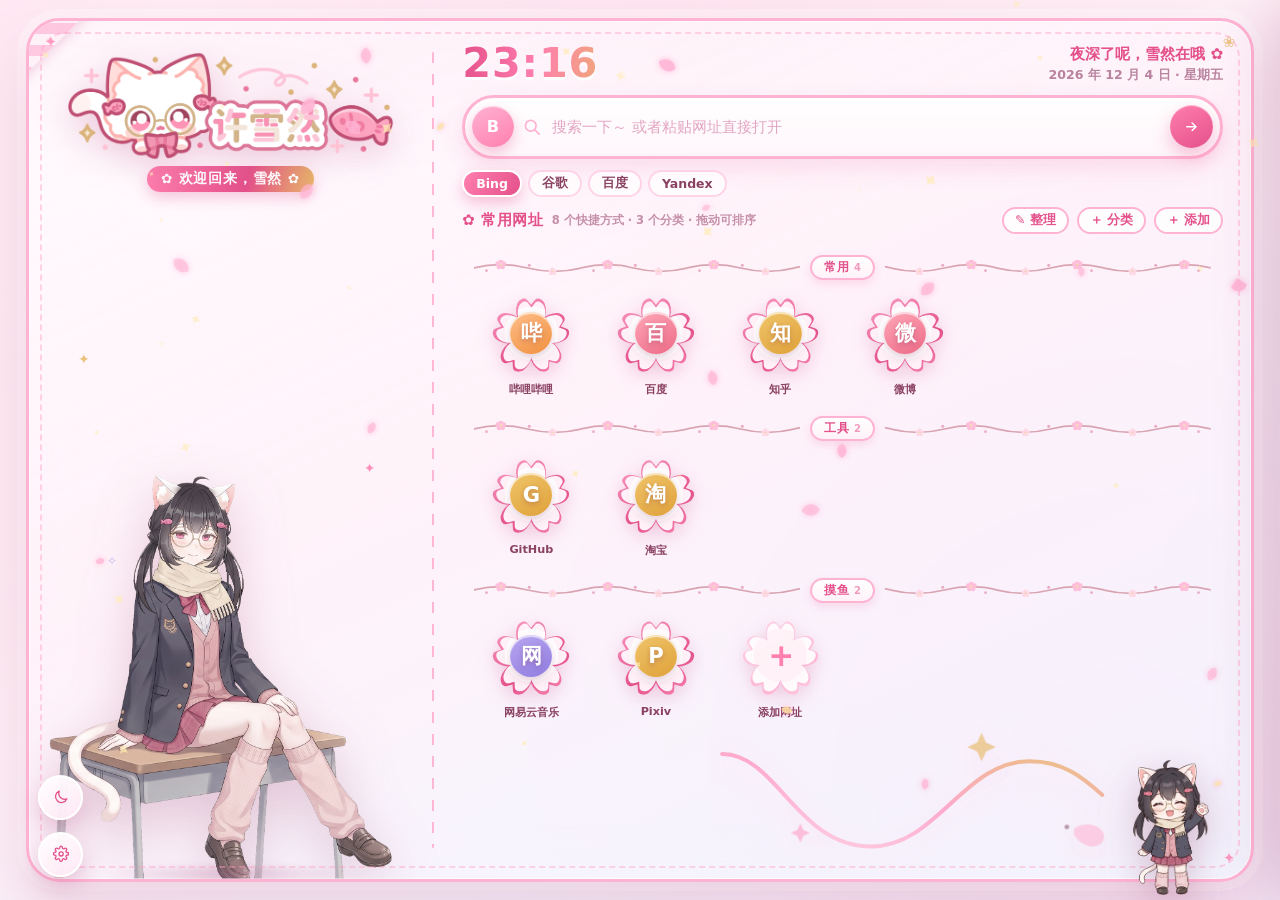
<file: index.html>
<!DOCTYPE html>
<html lang="zh-CN">
<head>
<meta charset="UTF-8">
<meta name="viewport" content="width=device-width, initial-scale=1, viewport-fit=cover">
<meta name="theme-color" content="#ffd9e8">
<!-- 页面自带浅色/暗色主题，别让 Dark Reader 之类的扩展再自动变暗（官方支持的标记） -->
<meta name="darkreader-lock">
<meta name="description" content="许雪然的二次元浏览器主页 —— 猫娘立绘、樱花、快捷网址自动抓 logo">
<title>✿ 许雪然 · 主页</title>
<link rel="icon" href="assets/chibi/chibi-q1.png">
<link rel="stylesheet" href="css/style.css?v=1">
</head>
<body>

<!-- ============ 背景 ============ -->
<div class="bg" id="bg" aria-hidden="true"></div>
<div class="bg-veil" aria-hidden="true"></div>
<canvas class="fx" id="fx" aria-hidden="true"></canvas>

<!-- ============ 主舞台（图一的大外框） ============ -->
<div class="stage">
  <div class="frame" id="frame">
    <span class="frame-glow" aria-hidden="true"></span>
    <span class="tape" aria-hidden="true"></span>
    <span class="orn orn-tl" aria-hidden="true">✦</span>
    <span class="orn orn-tr" aria-hidden="true">❀</span>
    <span class="orn orn-bl" aria-hidden="true">❀</span>
    <span class="orn orn-br" aria-hidden="true">✦</span>

    <div class="frame-grid">

      <!-- ---------- 左：Logo + 立绘 ---------- -->
      <aside class="side">
        <div class="brand" id="brand" title="点一下雪然会说话哦～">
          <span class="brand-art">
            <img class="brand-img" id="brandImg" src="assets/logo.png" alt="许雪然" draggable="false">
          </span>
          <div class="brand-sub" id="brandSub">✿ 欢迎回来，雪然 ✿</div>
        </div>

        <div class="char" id="charWrap" role="button" tabindex="0" aria-label="许雪然">
          <div class="bubble" id="bubble">今天也要元气满满鸭～</div>
          <img class="char-img" id="charImg" src="assets/xueran-desk.png" alt="许雪然" draggable="false">
          <span class="char-shadow" aria-hidden="true"></span>
          <span class="char-spark s1" aria-hidden="true">✦</span>
          <span class="char-spark s2" aria-hidden="true">✦</span>
          <span class="char-spark s3" aria-hidden="true">✧</span>
        </div>
      </aside>

      <span class="divider" aria-hidden="true"></span>

      <!-- ---------- 右：时钟 + 搜索 + 快捷方式 + 波浪 ---------- -->
      <section class="main">
        <div class="hello">
          <div class="hello-time">
            <span id="clockTime">--:--</span><i id="clockSec">00</i>
          </div>
          <div class="hello-meta">
            <b id="greet">你好呀～</b>
            <span id="today">加载中…</span>
          </div>
        </div>

        <form class="search" id="searchForm" role="search" autocomplete="off">
          <button class="engine-btn" id="engineBtn" type="button" title="切换搜索引擎（Tab）">
            <span class="engine-dot" id="engineDot">百</span>
          </button>
          <span class="search-ico" aria-hidden="true">
            <svg viewBox="0 0 24 24" fill="none" stroke="currentColor" stroke-width="2.1" stroke-linecap="round">
              <circle cx="10.5" cy="10.5" r="6.4"/><path d="M15.4 15.4 20.6 20.6"/>
            </svg>
          </span>
          <input id="q" type="search" placeholder="搜索一下～ 或者粘贴网址直接打开" spellcheck="false" aria-label="搜索或网址">
          <button class="search-go" type="submit" aria-label="开始搜索">
            <svg viewBox="0 0 24 24" fill="none" stroke="currentColor" stroke-width="2.2" stroke-linecap="round" stroke-linejoin="round">
              <path d="M4 12h13"/><path d="M12 6.4 17.8 12 12 17.6"/>
            </svg>
          </button>
        </form>

        <div class="engines" id="engines" role="tablist" aria-label="搜索引擎"></div>

        <div class="tiles-head">
          <span class="tiles-title">✿ 常用网址</span>
          <span class="tiles-tip" id="tilesTip">悬停樱花右上角可编辑 · 拖动可排序</span>
          <button class="mini-btn" id="btnEditMode" type="button" title="整理模式">✎ 整理</button>
          <button class="mini-btn" id="btnAddCat" type="button" title="新建一个空分类">＋ 分类</button>
          <button class="mini-btn" id="btnAddTile" type="button" title="添加网址（N）">＋ 添加</button>
        </div>

        <div class="tiles-scroll">
          <div class="tiles" id="tiles"></div>
        </div>

        <svg class="wave" viewBox="0 0 460 170" fill="none" aria-hidden="true">
          <defs>
            <linearGradient id="waveGrad" x1="0" y1="1" x2="1" y2="0">
              <stop offset="0" stop-color="#ffd0e3"/><stop offset=".5" stop-color="#ff9dc4"/><stop offset="1" stop-color="#e8b866"/>
            </linearGradient>
          </defs>
          <path id="wavePath" d="M8 44c62 0 84 104 168 104 74 0 104-96 178-96 38 0 60 18 82 38"
                stroke="url(#waveGrad)" stroke-width="4.5" stroke-linecap="round"/>
          <g opacity=".9">
            <path d="M300 20l5 11 11 5-11 5-5 11-5-11-11-5 11-5z" fill="#e8b866" opacity=".85"/>
            <path d="M96 122l3.4 7.4 7.4 3.4-7.4 3.4-3.4 7.4-3.4-7.4-7.4-3.4 7.4-3.4z" fill="#ff9dc4" opacity=".8"/>
            <path d="M404 128c10-8 26-6 32 3 5 8-1 17-11 17-9 0-16-6-21-13z" fill="#ffb3d3" opacity=".75"/>
            <circle cx="396" cy="126" r="2.6" fill="#7a3b58" opacity=".65"/>
          </g>
        </svg>
      </section>

    </div>
  </div>
</div>

<!-- ============ 看板娘 ============ -->
<div class="pet" id="pet" role="button" tabindex="0" aria-label="许雪然看板娘">
  <div class="pet-bubble" id="petBubble">点我一下嘛～</div>
  <img class="pet-img" id="petImg" src="assets/chibi/chibi-q1.png" alt="" draggable="false">
</div>

<!-- ============ 悬浮按钮 ============ -->
<button class="theme-btn" id="btnTheme" title="切换暗色模式（D）" aria-label="切换浅色 / 暗色模式">
  <svg class="ico-moon" viewBox="0 0 24 24" fill="none" stroke="currentColor" stroke-width="1.9" stroke-linecap="round" stroke-linejoin="round">
    <path d="M20.5 14.8A8.7 8.7 0 0 1 9.2 3.5a8.7 8.7 0 1 0 11.3 11.3z"/>
  </svg>
  <svg class="ico-sun" viewBox="0 0 24 24" fill="none" stroke="currentColor" stroke-width="1.9" stroke-linecap="round" stroke-linejoin="round">
    <circle cx="12" cy="12" r="4.1"/>
    <path d="M12 2.4v2.3M12 19.3v2.3M2.4 12h2.3M19.3 12h2.3M5.2 5.2l1.6 1.6M17.2 17.2l1.6 1.6M18.8 5.2l-1.6 1.6M6.8 17.2l-1.6 1.6"/>
  </svg>
</button>

<button class="gear" id="btnSettings" title="个性化设置（S）" aria-label="打开设置">
  <svg viewBox="0 0 24 24" fill="none" stroke="currentColor" stroke-width="1.9" stroke-linecap="round" stroke-linejoin="round">
    <circle cx="12" cy="12" r="3.1"/>
    <path d="M19.3 14.9a1.7 1.7 0 0 0 .3 1.9l.1.1a2 2 0 1 1-2.9 2.8l-.1-.1a1.7 1.7 0 0 0-2.9 1.2v.2a2 2 0 1 1-4 0v-.1a1.7 1.7 0 0 0-3-1.3l-.1.1a2 2 0 1 1-2.8-2.9l.1-.1a1.7 1.7 0 0 0-1.2-2.9H2.6a2 2 0 1 1 0-4h.2a1.7 1.7 0 0 0 1.2-2.9l-.1-.1a2 2 0 1 1 2.9-2.8l.1.1a1.7 1.7 0 0 0 1.9.3h.1a1.7 1.7 0 0 0 1-1.5V2.6a2 2 0 1 1 4 0v.2a1.7 1.7 0 0 0 2.9 1.2l.1-.1a2 2 0 1 1 2.8 2.9l-.1.1a1.7 1.7 0 0 0-.3 1.9v.1a1.7 1.7 0 0 0 1.5 1h.2a2 2 0 1 1 0 4h-.2a1.7 1.7 0 0 0-1.5 1z"/>
  </svg>
</button>

<!-- ============ 设置抽屉 ============ -->
<div class="mask" id="mask"></div>
<aside class="drawer" id="drawer" aria-hidden="true" aria-label="个性化设置">
  <div class="drawer-head">
    <div class="drawer-title">✿ 个性化设置</div>
    <button class="icon-btn" id="btnCloseDrawer" aria-label="关闭">✕</button>
  </div>

  <div class="drawer-body">

    <section class="card">
      <h3>🎨 主题</h3>
      <div class="row wrap" id="themeRow">
        <button class="mini-btn theme-opt" type="button" data-theme="light">🌸 樱花（浅色）</button>
        <button class="mini-btn theme-opt" type="button" data-theme="dark">🌙 夜樱（暗色）</button>
        <button class="mini-btn theme-opt" type="button" data-theme="auto">🖥 跟随系统</button>
      </div>
      <p class="note">左下角那个月亮/太阳按钮、或者快捷键 <b>D</b>，都能一键切换浅色 / 暗色。</p>
    </section>

    <section class="card">
      <h3>🌸 背景配色</h3>
      <div class="preset-row" id="bgPresets"></div>
      <label class="field range"><span>背景亮度 <b id="valBright">100%</b></span>
        <input id="setBright" type="range" min="70" max="140" step="1"></label>
      <label class="field range"><span>背景暗度 <b id="valDim">10%</b></span>
        <input id="setDim" type="range" min="0" max="60" step="1"></label>
    </section>

    <section class="card">
      <h3>💗 Logo</h3>
      <label class="field">
        <span>Logo 图片地址</span>
        <input id="setLogoImg" type="text" placeholder="assets/logo.png">
      </label>
      <div class="row">
        <label class="btn-file">📁 上传 Logo<input id="logoFile" type="file" accept="image/*" hidden></label>
        <button class="btn-ghost" id="btnResetLogo" type="button">还原默认</button>
      </div>
      <label class="field">
        <span>Logo 下方文字</span>
        <input id="setLogoSub" type="text" placeholder="✿ 欢迎回来，雪然 ✿">
      </label>
      <label class="field range"><span>Logo 大小 <b id="valLogoSize">100%</b></span>
        <input id="setLogoSize" type="range" min="50" max="180" step="5"></label>
    </section>

    <section class="card">
      <h3>🔍 搜索</h3>
      <label class="field"><span>默认搜索引擎</span><select id="setEngine"></select></label>
      <div class="switch-row">
        <label class="switch"><input id="tgNewTab" type="checkbox"><span>快捷方式在新标签页打开</span></label>
        <label class="switch"><input id="tgEdit" type="checkbox"><span>整理模式（显示 ✎ ✕ 按钮）</span></label>
      </div>
    </section>

    <section class="card">
      <h3>🎀 快捷方式</h3>
      <div class="row wrap">
        <button class="btn-main" id="btnAddTile2" type="button">＋ 添加网址</button>
      </div>
    </section>

    <section class="card">
      <h3>✨ 动效</h3>
      <div class="switch-row">
        <label class="switch"><input id="tgPetals" type="checkbox"><span>樱花飘落</span></label>
        <label class="switch"><input id="tgStars" type="checkbox"><span>星光闪烁</span></label>
        <label class="switch"><input id="tgTrail" type="checkbox"><span>光标星屑</span></label>
        <label class="switch"><input id="tgPet" type="checkbox"><span>Q 版看板娘</span></label>
      </div>
    </section>

    <section class="card">
      <h3>💾 数据</h3>
      <div class="row wrap">
        <button class="btn-ghost" id="btnExport" type="button">导出配置</button>
        <label class="btn-file">导入配置<input id="importFile" type="file" accept="application/json,.json" hidden></label>
        <button class="btn-ghost" id="btnReset" type="button">恢复默认</button>
      </div>
      <p class="note">配置存在浏览器本地（localStorage）；上传的图片会以 DataURL 一起保存，建议大图直接用文件路径。</p>
    </section>

  </div>
</aside>

<!-- ============ 添加 / 编辑网址 ============ -->
<div class="dialog-wrap" id="dialogWrap" aria-hidden="true">
  <div class="dialog" role="dialog" aria-modal="true" aria-labelledby="dlgTitle">
    <div class="dialog-head">
      <h3 id="dlgTitle">添加网址</h3>
      <button class="icon-btn" id="dlgClose" aria-label="关闭">✕</button>
    </div>
    <label class="field"><span>名称</span><input id="dlgName" maxlength="24" placeholder="例：哔哩哔哩"></label>
    <label class="field"><span>网址</span><input id="dlgUrl" maxlength="300" placeholder="例：bilibili.com"></label>
    <label class="field">
      分类（留空＝未分类）</span>
      <input id="dlgCat" maxlength="16" list="catList" placeholder="例：常用 / 工具 / 摸鱼">
    </label>
    <datalist id="catList"></datalist>
    <label class="field">
      <span>图标（留空自动抓取）</span>
      <span class="row">
        <input id="dlgIcon" maxlength="300" placeholder="emoji，或图片地址">
        <button class="btn-ghost" id="dlgRefetch" type="button" title="清掉这个站点的图标缓存并重新抓一次">🔄 重抓</button>
      </span>
    </label>
    <div class="dialog-foot">
      <button class="btn-ghost" id="dlgDelete" type="button">删除</button>
      <span class="spacer"></span>
      <button class="btn-ghost" id="dlgCancel" type="button">取消</button>
      <button class="btn-main" id="dlgSave" type="button">保存 ✿</button>
    </div>
  </div>
</div>

<div class="toast" id="toast" role="status" aria-live="polite"></div>

<script src="js/app.js?v=1"></script>
</body>
</html>
</file>
<file: css/style.css>
/* ==========================================================================
   许雪然 · 二次元主页  style.css
   布局对应手绘草图：大外框 ─ 左(Logo+立绘) ─ 右(搜索条 + 2×4 快捷方块 + 波浪)
   ========================================================================== */

:root{
  --pink-0:#fffafd;
  --pink-1:#fff0f7;
  --pink-2:#ffd6e8;
  --pink-3:#ffb3d3;
  --pink-4:#ff7fae;
  --pink-5:#e4508a;
  --deep:#8a4262;
  --deep-2:#6b2f4b;
  --gold:#e8b866;
  --mint:#8fd9c4;
  --lav:#b9a7f0;
  --line:#ffb3d3;

  --font: "PingFang SC", "HarmonyOS Sans SC", "Microsoft YaHei UI", "Microsoft YaHei",
          "Hiragino Sans GB", system-ui, -apple-system, "Segoe UI", sans-serif;

  --r-frame: 34px;
  --r-tile: 22px;

  --shadow-soft: 0 10px 26px rgba(214,110,160,.16);
  --shadow-pop: 0 20px 44px rgba(228,80,138,.28);

  --logo-scale: 1;

  /* 樱花花瓣形状（5 瓣，瓣尖带缺口），用作方块的遮罩 */
  --sakura: url("data:image/svg+xml,%3Csvg xmlns='http://www.w3.org/2000/svg' viewBox='0 0 200 200'%3E%3Cg transform='translate(0 6.7)' fill='%23ffffff'%3E%3Cpath d='M100 100C74 78 62 52 70 30c4-10 16-16 22-8l8 10 8-10c6-8 18-2 22 8 8 22-4 48-30 70z'/%3E%3Cpath transform='rotate(72 100 100)' d='M100 100C74 78 62 52 70 30c4-10 16-16 22-8l8 10 8-10c6-8 18-2 22 8 8 22-4 48-30 70z'/%3E%3Cpath transform='rotate(144 100 100)' d='M100 100C74 78 62 52 70 30c4-10 16-16 22-8l8 10 8-10c6-8 18-2 22 8 8 22-4 48-30 70z'/%3E%3Cpath transform='rotate(216 100 100)' d='M100 100C74 78 62 52 70 30c4-10 16-16 22-8l8 10 8-10c6-8 18-2 22 8 8 22-4 48-30 70z'/%3E%3Cpath transform='rotate(288 100 100)' d='M100 100C74 78 62 52 70 30c4-10 16-16 22-8l8 10 8-10c6-8 18-2 22 8 8 22-4 48-30 70z'/%3E%3C/g%3E%3C/svg%3E");

  /* 可爱粉色光标（描白边，任何背景都看得清） */
  --cursor-arrow: url("data:image/svg+xml,%3Csvg xmlns='http://www.w3.org/2000/svg' width='30' height='30' viewBox='0 0 30 30'%3E%3Cpath d='M5 2.6 23.4 15.2l-8 1.6 4.1 8.2-3.5 1.7-4.2-8.3L5 24.4Z' fill='%23ff7fae' stroke='%23ffffff' stroke-width='2.1' stroke-linejoin='round'/%3E%3C/svg%3E");
  --cursor-heart: url("data:image/svg+xml,%3Csvg xmlns='http://www.w3.org/2000/svg' width='30' height='30' viewBox='0 0 30 30'%3E%3Cpath d='M14.5 26C13.3 24.9 3 17.6 3 10.6 3 6.2 6.4 3 10.3 3c2.2 0 3.7 1 4.4 2 .7-1 2.2-2 4.4-2C23 3 26.4 6.2 26.4 10.6c0 7-10.3 14.3-11.5 15.4z' fill='%23ff7fae' stroke='%23ffffff' stroke-width='2'/%3E%3C/svg%3E");
}

*{ box-sizing:border-box; }

/* 声明「浅色 + 深色都支持」：不然 Edge / Chrome 的「自动深色模式」会把浅色主题整页反色。
   深色主题那边再用 html[data-theme=dark] 覆盖成 dark。 */
:root{ color-scheme: light dark; }

html,body{ height:100%; }

body{
  margin:0;
  font-family:var(--font);
  color:var(--deep-2);
  background:#ffeef6;
  overflow:hidden;
  cursor:var(--cursor-arrow) 5 2, auto;
  -webkit-font-smoothing:antialiased;
  text-rendering:optimizeLegibility;
}
::selection{ background:var(--pink-3); color:#fff; }

button,input,select{ font-family:inherit; }
a{ cursor:var(--cursor-heart) 10 10, pointer; }
button,.tile,.pet,.gear,.mini-btn,[role="button"]{ cursor:var(--cursor-heart) 10 10, pointer; }

/* ============================ 背景层（纯色渐变，不用图片） ============================ */
.bg{
  position:fixed; inset:-8vh -8vw; z-index:-3;
  background-color:#ffeef6;
  background-image:linear-gradient(150deg,#ffd9e8,#fff2f8 42%,#e9f2ff);
  filter:brightness(1.02) saturate(1.06);
  transition:background-image .35s ease, filter .3s ease;
}
.bg-veil{
  position:fixed; inset:0; z-index:-2; pointer-events:none;
  background:
    radial-gradient(circle at 12% 12%, rgba(255,255,255,.62), transparent 42%),
    radial-gradient(circle at 88% 88%, rgba(255,214,232,.55), transparent 45%),
    linear-gradient(160deg, rgba(255,240,247,var(--bg-dim,.12)), rgba(228,240,255,var(--bg-dim,.12)));
}
/* 花瓣层：整页最前面（不然飘在框后面就看不见了） */
.fx{ position:fixed; inset:0; z-index:55; pointer-events:none; }

/* ============================ 舞台 / 外框 ============================ */
.stage{
  position:fixed; inset:0;
  padding:clamp(10px,2vh,26px) clamp(10px,2vw,30px);
}

.frame{
  position:relative; height:100%;
  border-radius:var(--r-frame);
  border:3px solid var(--line);
  background:
    linear-gradient(155deg, rgba(255,253,255,.86), rgba(255,242,249,.76) 46%, rgba(240,247,255,.76));
  backdrop-filter:blur(22px) saturate(1.4);
  -webkit-backdrop-filter:blur(22px) saturate(1.4);
  box-shadow:
    0 28px 70px rgba(190,90,140,.24),
    0 0 0 9px rgba(255,255,255,.32),
    inset 0 0 0 1px rgba(255,255,255,.75);
  overflow:hidden;
  animation:frameIn .7s cubic-bezier(.22,1.1,.36,1);
}
@keyframes frameIn{ from{ opacity:0; transform:translateY(14px) scale(.985); } }

/* 手绘感的第二道虚线 */
.frame::after{
  content:''; position:absolute; inset:11px; border-radius:calc(var(--r-frame) - 9px);
  border:2px dashed rgba(255,157,196,.42);
  pointer-events:none; z-index:3;
}

.frame-glow{
  position:absolute; inset:-40% -10% auto -10%; height:70%;
  background:radial-gradient(ellipse at 20% 0%, rgba(255,214,232,.55), transparent 60%);
  pointer-events:none; z-index:0;
}

/* 和纸胶带（左上角，永远垫在内容下面） */
.tape{
  position:absolute; left:-58px; top:8px; width:132px; height:28px;
  z-index:1; pointer-events:none;
  background:repeating-linear-gradient(45deg, rgba(255,196,222,.92) 0 11px, rgba(255,240,247,.92) 11px 22px);
  border-radius:3px;
  box-shadow:0 4px 10px rgba(200,110,150,.22);
  transform:rotate(-45deg);
}

/* 角落小装饰 */
.orn{
  position:absolute; z-index:4; pointer-events:none;
  font-size:15px; color:var(--pink-4); opacity:.75;
  animation:twinkle 3.6s ease-in-out infinite;
}
.orn-tr{ right:16px; top:12px; color:var(--gold); animation-delay:.5s; }
.orn-tl{ left:16px; top:12px; }
.orn-bl{ left:16px; bottom:12px; color:var(--gold); animation-delay:1.2s; }
.orn-br{ right:16px; bottom:12px; animation-delay:.9s; }
@keyframes twinkle{ 0%,100%{ opacity:.35; transform:scale(.85) rotate(0deg); } 50%{ opacity:.95; transform:scale(1.15) rotate(18deg); } }

/* ============================ 主网格 ============================ */
.frame-grid{
  position:relative; z-index:2; height:100%;
  display:grid;
  grid-template-columns:minmax(250px, 33%) 2px minmax(0, 1fr);
  grid-template-rows:minmax(0, 1fr);   /* 关键：让两栏一定被框高约束，内部再自己滚动 */
}
.divider{
  align-self:stretch; margin:clamp(20px,3.4vh,40px) 0;
  background:repeating-linear-gradient(180deg, rgba(255,157,196,.7) 0 11px, transparent 11px 22px);
  border-radius:2px;
}

/* ============================ 左侧：Logo + 立绘 ============================ */
.side{
  position:relative; min-width:0; min-height:0;
  display:flex; flex-direction:column;
  /* 顶部留够：外框内部 11px 处还有一圈虚线装饰，logo 本身又会上下浮，
     贴太紧的话放大 Logo 时耳朵会被外框切掉 */
  padding:clamp(22px, 3.4vh, 34px) clamp(10px,1.6vw,24px) 0;
}
.brand{ display:flex; flex-direction:column; align-items:center; gap:6px; }
.brand-art{
  position:relative; width:100%; display:block;
  height:calc(clamp(46px, 12vh, 142px) * var(--logo-scale));
}
.brand-img{
  position:absolute; inset:0; width:100%; height:100%; object-fit:contain;
  filter:drop-shadow(0 10px 16px rgba(190,90,140,.28));
  animation:logoFloat 5.5s ease-in-out infinite;
  transition:transform .25s cubic-bezier(.34,1.56,.64,1);
}
.brand:hover .brand-img{ transform:scale(1.05) rotate(-2deg); }
@keyframes logoFloat{ 0%,100%{ transform:translateY(0); } 50%{ transform:translateY(-5px); } }

.brand-sub{
  font-size:clamp(11px,1.5vh,14px); font-weight:700; letter-spacing:.06em;
  color:#fff; padding:4px 14px; border-radius:999px;
  background:linear-gradient(100deg, var(--pink-4), var(--pink-5) 60%, var(--gold));
  box-shadow:0 6px 14px rgba(228,80,138,.28);
  white-space:nowrap; max-width:100%; overflow:hidden; text-overflow:ellipsis;
}

/* 立绘 */
.char{
  position:relative; flex:1; min-height:0; margin-top:clamp(4px,1.2vh,14px);
  display:flex; align-items:flex-end; justify-content:center;
  outline:none;
}
.char-img{
  max-height:100%; max-width:100%;
  object-fit:contain; object-position:bottom center;
  filter:drop-shadow(0 18px 26px rgba(150,70,110,.26));
  animation:charFloat 6.5s ease-in-out infinite;
  transform-origin:bottom center;
  transition:transform .3s cubic-bezier(.34,1.56,.64,1), filter .3s;
}
@keyframes charFloat{ 0%,100%{ transform:translateY(0) } 50%{ transform:translateY(-9px) } }
.char:hover .char-img{ transform:translateY(-10px) scale(1.02); filter:drop-shadow(0 22px 30px rgba(228,80,138,.34)); }
.char-shadow{
  position:absolute; left:50%; bottom:-6px; translate:-50% 0;
  width:min(72%,320px); height:22px; border-radius:50%;
  background:radial-gradient(ellipse, rgba(180,90,140,.3), transparent 70%);
  filter:blur(3px);
}

/* 立绘周围的小星星 */
.char-spark{ position:absolute; color:var(--gold); font-size:14px; opacity:.85; animation:twinkle 3s ease-in-out infinite; pointer-events:none; }
.char-spark.s1{ left:8%; top:22%; animation-delay:.2s; }
.char-spark.s2{ right:10%; top:38%; color:var(--pink-4); animation-delay:1.1s; }
.char-spark.s3{ left:16%; top:52%; color:var(--lav); font-size:12px; animation-delay:1.7s; }

/* 对话气泡 */
.bubble{
  position:absolute; right:0; top:8%;
  max-width:min(200px,74%);
  padding:10px 14px; border-radius:18px 18px 18px 6px;
  background:linear-gradient(160deg,#fff,#fff5fa);
  border:2.5px solid var(--pink-3);
  color:var(--deep-2); font-size:13px; line-height:1.5; font-weight:600;
  box-shadow:var(--shadow-soft);
  opacity:0; transform:scale(.7) translateY(6px); transform-origin:bottom right;
  transition:opacity .25s, transform .3s cubic-bezier(.34,1.56,.64,1);
  pointer-events:none; z-index:5;
}
.bubble.show{ opacity:1; transform:scale(1) translateY(0); }
.bubble::after{
  content:''; position:absolute; left:14px; bottom:-11px;
  width:0; height:0; border:7px solid transparent;
  border-top-color:var(--pink-3); border-right:12px solid transparent;
}

/* ============================ 右侧主区 ============================ */
.main{
  position:relative; min-width:0; min-height:0;
  display:flex; flex-direction:column;
  gap:clamp(7px,1.2vh,14px);
  padding:clamp(12px,2.4vh,26px) clamp(14px,2.2vw,36px) clamp(10px,2vh,22px);
}

/* 时钟 + 问候 */
.hello{ display:flex; align-items:flex-end; justify-content:space-between; gap:12px; flex-wrap:wrap; }
.hello-time{
  display:flex; align-items:baseline; gap:4px;
  font-size:clamp(26px,4.6vh,50px); font-weight:800; letter-spacing:.02em; line-height:1;
  background:linear-gradient(100deg, var(--pink-5), var(--pink-4) 45%, var(--gold));
  -webkit-background-clip:text; background-clip:text; color:transparent;
  filter:drop-shadow(0 3px 0 rgba(255,255,255,.85));
}
.hello-time i{ font-size:.42em; font-style:normal; font-weight:800; opacity:.85; }
.hello-meta{ display:flex; flex-direction:column; align-items:flex-end; gap:2px; text-align:right; }
.hello-meta b{ font-size:clamp(12px,1.7vh,16px); color:var(--pink-5); }
.hello-meta span{ font-size:clamp(10px,1.4vh,13px); color:#b9829e; font-weight:600; }

/* 搜索条 */
.search{
  display:flex; align-items:center; gap:8px;
  height:clamp(46px,7.4vh,64px);
  padding:0 7px 0 7px;
  border-radius:999px;
  border:3px solid var(--line);
  background:linear-gradient(180deg,#fff,#fff6fb);
  box-shadow:0 10px 24px rgba(228,80,138,.14), inset 0 2px 0 #fff;
  transition:box-shadow .22s, border-color .22s, transform .22s;
}
.search:focus-within{
  border-color:var(--pink-4);
  box-shadow:0 0 0 6px rgba(255,157,196,.24), 0 14px 32px rgba(228,80,138,.26);
  transform:translateY(-1px);
}
.engine-btn{
  flex:0 0 auto; width:clamp(34px,4.6vh,44px); height:clamp(34px,4.6vh,44px);
  border:0; border-radius:50%; display:grid; place-items:center;
  background:linear-gradient(150deg, var(--pink-3), var(--pink-4));
  color:#fff; box-shadow:0 6px 14px rgba(228,80,138,.32), inset 0 1px 0 rgba(255,255,255,.6);
  transition:transform .3s cubic-bezier(.34,1.56,.64,1), filter .2s;
}
.engine-btn:hover{ transform:rotate(-12deg) scale(1.08); filter:brightness(1.05); }
.engine-dot{ font-size:clamp(13px,1.8vh,17px); font-weight:800; }
.search-ico{ flex:0 0 auto; width:20px; height:20px; color:var(--pink-3); display:grid; place-items:center; }
.search-ico svg{ width:100%; height:100%; }
.search input{
  flex:1 1 auto; min-width:0; height:100%;
  border:0; background:transparent; outline:none;
  font-size:clamp(13px,1.7vh,17px); font-weight:600; color:var(--deep-2);
}
.search input::placeholder{ color:#e3a6c2; font-weight:500; }
.search input::-webkit-search-cancel-button{ -webkit-appearance:none; }
.search-go{
  flex:0 0 auto; width:clamp(36px,4.8vh,46px); height:clamp(36px,4.8vh,46px);
  border:0; border-radius:50%; display:grid; place-items:center;
  background:linear-gradient(150deg, var(--pink-4), var(--pink-5));
  color:#fff; box-shadow:0 8px 18px rgba(228,80,138,.34), inset 0 1px 0 rgba(255,255,255,.55);
  transition:transform .25s cubic-bezier(.34,1.56,.64,1), box-shadow .25s;
}
.search-go svg{ width:52%; height:52%; }
.search-go:hover{ transform:scale(1.1) rotate(6deg); box-shadow:0 12px 24px rgba(228,80,138,.45); }

/* 引擎胶囊 */
.engines{ display:flex; flex-wrap:wrap; gap:6px; }
.eng{
  border:2px solid rgba(255,179,211,.55); background:rgba(255,255,255,.72);
  color:var(--deep); border-radius:999px;
  padding:3px 12px; font-size:clamp(10px,1.4vh,12.5px); font-weight:700;
  transition:all .2s cubic-bezier(.34,1.56,.64,1);
}
.eng:hover{ transform:translateY(-2px); border-color:var(--pink-4); color:var(--pink-5); }
.eng.on{
  background:linear-gradient(120deg, var(--pink-4), var(--pink-5));
  border-color:#fff; color:#fff; box-shadow:0 6px 14px rgba(228,80,138,.32);
}

/* 快捷方式标题行 */
.tiles-head{ display:flex; align-items:center; gap:8px; }
.tiles-title{ font-size:clamp(12px,1.7vh,15px); font-weight:800; color:var(--pink-5); letter-spacing:.04em; }
.tiles-tip{ flex:1 1 auto; font-size:clamp(9.5px,1.3vh,11.5px); color:#c58fa9; font-weight:600; overflow:hidden; text-overflow:ellipsis; white-space:nowrap; }
.mini-btn{
  border:2px solid var(--pink-3); background:rgba(255,255,255,.8); color:var(--pink-5);
  border-radius:999px; padding:3px 11px; font-size:clamp(10px,1.4vh,12.5px); font-weight:800;
  transition:all .2s cubic-bezier(.34,1.56,.64,1);
}
.mini-btn:hover{ transform:translateY(-2px); background:var(--pink-1); box-shadow:0 6px 14px rgba(228,80,138,.24); }
.mini-btn.on{ background:linear-gradient(120deg,var(--pink-4),var(--pink-5)); color:#fff; border-color:#fff; }

/* 快捷方式网格：方块做成樱花，每行数量跟着宽度自动变 */
.tiles-scroll{ flex:1 1 auto; min-height:0; overflow:auto; overscroll-behavior:contain; padding:6px 6px 12px; }
.tiles{
  --flower:clamp(78px, 10.2vh, 116px);         /* 樱花大小：窗口矮就自动变小 */
  display:grid;
  grid-template-columns:repeat(auto-fill, minmax(calc(var(--flower) + 16px), 1fr));
  gap:clamp(6px,.8vh,12px) clamp(4px,.5vw,10px);
  align-content:start;
  justify-items:center;
}
.tile{
  position:relative; display:flex; flex-direction:column; align-items:center; gap:3px;
  border:0; background:none; padding:0; text-decoration:none; color:inherit;
  width:100%; max-width:calc(var(--flower) + 40px);
  --ico:calc(var(--flower) * .42);
  -webkit-tap-highlight-color:transparent;
}
.tile.dragging{ opacity:.45; }
.tile.drop-target .tile-box{ transform:scale(1.12) rotate(8deg); filter:drop-shadow(0 0 9px rgba(228,80,138,.85)); }

.tile-box{
  position:relative; width:var(--flower); height:var(--flower);
  display:grid; place-items:center;
  filter:drop-shadow(0 5px 9px rgba(212,110,160,.3));
  transition:transform .28s cubic-bezier(.34,1.56,.64,1), filter .28s;
}
/* 两层樱花：外层当描边，内层是花瓣面（中间一点花蕊黄） */
.tile-box::before{
  content:''; position:absolute; inset:0; z-index:0; border-radius:26%;
  background:linear-gradient(150deg,#ffb3d3,#e4508a 62%,#ff9dc4);
  -webkit-mask:var(--sakura) center / 100% 100% no-repeat;
          mask:var(--sakura) center / 100% 100% no-repeat;
}
.tile-box::after{
  content:''; position:absolute; inset:3.5px; z-index:1; border-radius:24%;
  background:radial-gradient(circle at 50% 50%, #ffe9a8 0 11%, #fffdfe 12% 44%, #fff1f7 45% 100%);
  -webkit-mask:var(--sakura) center / 100% 100% no-repeat;
          mask:var(--sakura) center / 100% 100% no-repeat;
}
.tile:hover .tile-box{
  transform:translateY(-5px) rotate(-5deg) scale(1.08);
  filter:drop-shadow(0 11px 16px rgba(228,80,138,.42));
}
.tile:active .tile-box{ transform:translateY(-1px) scale(.96); }

.tile-ico{
  position:relative; z-index:2;
  grid-area:1 / 1;   /* 关键：和兜底字块占同一格，否则 grid 会把它们排成两列 → 图标歪、加载完才跳回中间 */
  width:auto; height:var(--ico); max-width:calc(var(--flower) * .5); object-fit:contain;
  filter:drop-shadow(0 2px 4px rgba(120,50,80,.22));
  opacity:0; transition:opacity .3s, transform .3s;
}
/* 注意：这里不能用 animation-fill-mode:both —— 否则动画没跑起来时
   会停在 from{opacity:0}，后台标签页里图标就一直看不见了。
   所以 opacity 交给 .ready 这个类，动画只负责缩放。 */
.tile-ico.ready{ opacity:1; animation:icoPop .42s cubic-bezier(.34,1.56,.64,1); }
@keyframes icoPop{ from{ transform:scale(.52) rotate(-14deg); } }
.tile:hover .tile-ico{ transform:scale(1.1) rotate(4deg); }

/* 没有 logo 时：名称第一个字（小花蕊） */
.tile-char{
  position:relative; z-index:2;
  grid-area:1 / 1;   /* 跟图标同一格 */
  width:calc(var(--flower) * .46); height:calc(var(--flower) * .46); border-radius:50%;
  display:grid; place-items:center;
  color:#fff; font-weight:800; font-size:calc(var(--flower) * .23);
  text-shadow:0 2px 5px rgba(120,40,80,.3);
  box-shadow:inset 0 2px 0 rgba(255,255,255,.6), 0 4px 9px rgba(150,70,110,.25);
  transition:transform .3s cubic-bezier(.34,1.56,.64,1);
  animation:icoPop .42s cubic-bezier(.34,1.56,.64,1);   /* 和图标用同一套入场动画，别一个有一个没有 */
}
.tile:hover .tile-char{ transform:scale(1.1) rotate(-6deg); }

.tile-name{
  max-width:100%; font-size:clamp(10px,1.25vh,12.5px); font-weight:700; color:var(--deep);
  overflow:hidden; text-overflow:ellipsis; white-space:nowrap; padding:0 2px; text-align:center;
}

/* 悬停显示的小工具 */
.tile-tools{
  position:absolute; top:0; right:0; display:flex; gap:3px; z-index:4;
  opacity:0; transform:translateY(-5px); transition:opacity .2s, transform .2s;
}
.tile:hover .tile-tools, body.editing .tile-tools{ opacity:1; transform:translateY(0); }
.tool{
  width:22px; height:22px; border-radius:50%; border:0;
  display:grid; place-items:center; font-size:11px; line-height:1;
  background:rgba(255,255,255,.94); color:var(--pink-5);
  box-shadow:0 3px 8px rgba(150,70,110,.24);
  transition:transform .2s cubic-bezier(.34,1.56,.64,1), background .2s, color .2s;
}
.tool:hover{ transform:scale(1.18); background:var(--pink-4); color:#fff; }

/* 添加按钮：也是朵樱花，淡淡的 */
.tile-add .tile-box::before{ background:linear-gradient(150deg,#ffd7e8,#ffb3d3 70%,#ffd7e8); opacity:.9; }
.tile-add .tile-box::after{ background:radial-gradient(circle at 50% 50%, #fff6fa 0 44%, #fff 45% 100%); opacity:.92; }
.tile-add .plus{
  position:relative; z-index:2; color:var(--pink-4); font-weight:800; line-height:1;
  font-size:calc(var(--flower) * .38); transition:transform .3s cubic-bezier(.34,1.56,.64,1);
}
.tile-add:hover .plus{ transform:rotate(90deg) scale(1.12); }

/* 波浪装饰（草图右下角那条曲线） */
.wave{
  position:absolute; right:clamp(120px,10vw,235px); bottom:clamp(4px,1.4vh,22px);
  width:min(50%,450px); height:auto; opacity:.85; pointer-events:none; z-index:0;
  filter:drop-shadow(0 8px 14px rgba(255,157,196,.35));
  animation:waveFloat 7s ease-in-out infinite;
}
@keyframes waveFloat{ 0%,100%{ transform:translateY(0) } 50%{ transform:translateY(-9px) } }

/* ============================ 看板娘 ============================ */
.pet{
  position:fixed; right:clamp(22px,4.6vw,86px); bottom:clamp(1px,.6vh,10px);
  display:flex; flex-direction:column; align-items:center;
  z-index:40; user-select:none; outline:none;
}
.pet.hidden{ display:none; }
.pet-img{
  height:clamp(84px,15vh,156px); width:auto;
  filter:drop-shadow(0 12px 18px rgba(150,70,110,.32));
  animation:petBob 3.6s ease-in-out infinite;
  transition:transform .3s cubic-bezier(.34,1.56,.64,1);
}
@keyframes petBob{ 0%,100%{ transform:translateY(0) rotate(-1deg) } 50%{ transform:translateY(-9px) rotate(2deg) } }
.pet:hover .pet-img{ transform:translateY(-12px) scale(1.06) rotate(-4deg); }
.pet-bubble{
  margin-bottom:-4px; max-width:170px;
  padding:7px 12px; border-radius:16px 16px 4px 16px;
  background:#fff; border:2.5px solid var(--pink-3); color:var(--deep-2);
  font-size:12px; font-weight:700; line-height:1.45; text-align:center;
  box-shadow:var(--shadow-soft);
  opacity:0; transform:translateY(6px) scale(.8); transition:opacity .25s, transform .3s cubic-bezier(.34,1.56,.64,1);
}
.pet-bubble.show{ opacity:1; transform:translateY(0) scale(1); }

/* ============================ 悬浮齿轮 ============================ */
.gear{
  position:fixed; left:clamp(16px,3vw,44px); bottom:clamp(14px,2.6vh,30px);
  width:clamp(38px,5vh,48px); height:clamp(38px,5vh,48px);
  border-radius:50%; border:2.5px solid #fff;
  display:grid; place-items:center; z-index:45;
  background:linear-gradient(150deg, rgba(255,255,255,.96), rgba(255,232,244,.96));
  color:var(--pink-5);
  box-shadow:0 10px 22px rgba(190,90,140,.3);
  transition:transform .35s cubic-bezier(.34,1.56,.64,1), box-shadow .25s, background .25s;
}
.gear svg{ width:56%; height:56%; }
.gear:hover{ transform:rotate(60deg) scale(1.08); background:linear-gradient(150deg,var(--pink-4),var(--pink-5)); color:#fff; box-shadow:0 14px 28px rgba(228,80,138,.42); }

/* ============================ 抽屉 ============================ */
.mask{
  position:fixed; inset:0; z-index:60; background:rgba(120,50,90,.28);
  backdrop-filter:blur(3px); opacity:0; pointer-events:none; transition:opacity .28s;
}
.mask.show{ opacity:1; pointer-events:auto; }

.drawer{
  position:fixed; top:0; right:0; bottom:0; z-index:70;
  width:min(400px, 92vw);
  background:linear-gradient(165deg,#fffafd,#fff2f9 60%,#f4f8ff);
  border-left:3px solid var(--line);
  border-radius:26px 0 0 26px;
  box-shadow:-24px 0 60px rgba(150,60,110,.28);
  transform:translateX(105%);
  transition:transform .4s cubic-bezier(.22,1.1,.36,1);
  display:flex; flex-direction:column;
}
.drawer.show{ transform:translateX(0); }
.drawer-head{
  flex:0 0 auto; display:flex; align-items:center; justify-content:space-between;
  padding:18px 20px 14px; border-bottom:2px dashed rgba(255,157,196,.45);
}
.drawer-title{ font-size:16px; font-weight:800; color:var(--pink-5); }
.icon-btn{
  width:32px; height:32px; border-radius:50%; border:2px solid var(--pink-3);
  background:#fff; color:var(--pink-5); font-size:14px; display:grid; place-items:center;
  transition:all .2s;
}
.icon-btn:hover{ background:var(--pink-4); color:#fff; transform:rotate(90deg); }
.drawer-body{ flex:1 1 auto; overflow:auto; padding:16px 18px 30px; display:flex; flex-direction:column; gap:14px; }

.card{
  background:rgba(255,255,255,.8); border:2.5px solid rgba(255,179,211,.7);
  border-radius:20px; padding:14px 15px 16px;
  box-shadow:0 8px 20px rgba(214,110,160,.13);
}
.card h3{ margin:0 0 12px; font-size:13.5px; color:var(--pink-5); letter-spacing:.03em; }
.field{ display:flex; flex-direction:column; gap:5px; margin-bottom:10px; }
.field > span{ font-size:11.5px; font-weight:700; color:#a8708f; display:flex; justify-content:space-between; gap:8px; }
.field input[type="text"], .field select{
  width:100%; padding:9px 12px; border-radius:12px;
  border:2px solid rgba(255,179,211,.75); background:#fff;
  font-size:12.5px; font-weight:600; color:var(--deep-2); outline:none;
  transition:border-color .2s, box-shadow .2s;
}
.field input[type="text"]:focus, .field select:focus{ border-color:var(--pink-4); box-shadow:0 0 0 4px rgba(255,157,196,.22); }
.field.range input[type="range"]{ width:100%; accent-color:var(--pink-4); }
.row{ display:flex; gap:8px; align-items:center; }
.row.wrap{ flex-wrap:wrap; }
.dialog .field .row input{ flex:1 1 auto; min-width:0; }
.dialog .field .row .btn-ghost{ flex:0 0 auto; padding:9px 12px; }
.preset-row{ display:flex; flex-wrap:wrap; gap:8px; margin-bottom:12px; }
.preset{
  position:relative; width:62px; height:44px; border-radius:12px; overflow:hidden;
  border:2.5px solid rgba(255,179,211,.7); background:#fff center/cover no-repeat;
  font-size:9.5px; font-weight:700; color:#fff; display:grid; place-items:end center;
  padding-bottom:2px; text-shadow:0 1px 3px rgba(0,0,0,.55); transition:all .22s;
}
.preset:hover{ transform:translateY(-3px); border-color:var(--pink-4); }
.preset.on{ border-color:var(--pink-5); box-shadow:0 0 0 3px rgba(255,127,174,.35); }
.switch-row{ display:flex; flex-wrap:wrap; gap:8px 14px; }
.switch{ display:inline-flex; align-items:center; gap:7px; font-size:12px; font-weight:700; color:#96587a; }
.switch input{ width:16px; height:16px; accent-color:var(--pink-4); }
.note{ margin:10px 0 0; font-size:10.5px; line-height:1.6; color:#b9829e; font-weight:600; }
.note b{ color:var(--pink-5); }

.btn-main, .btn-ghost, .btn-file{
  border-radius:999px; padding:9px 16px; font-size:12.5px; font-weight:800;
  border:2.5px solid transparent; transition:all .2s cubic-bezier(.34,1.56,.64,1);
}
.btn-main{ background:linear-gradient(120deg,var(--pink-4),var(--pink-5)); color:#fff; box-shadow:0 8px 18px rgba(228,80,138,.3); }
.btn-main:hover{ transform:translateY(-2px); box-shadow:0 12px 24px rgba(228,80,138,.42); }
.btn-ghost{ background:#fff; border-color:var(--pink-3); color:var(--pink-5); }
.btn-ghost:hover{ transform:translateY(-2px); background:var(--pink-1); }
.btn-file{ display:inline-block; background:#fff; border-color:var(--pink-3); color:var(--pink-5); }
.btn-file:hover{ transform:translateY(-2px); background:var(--pink-1); }

/* ============================ 添加/编辑对话框 ============================ */
.dialog-wrap{
  position:fixed; inset:0; z-index:80; display:grid; place-items:center;
  background:rgba(120,50,90,.3); backdrop-filter:blur(4px);
  opacity:0; pointer-events:none; transition:opacity .24s;
}
.dialog-wrap.show{ opacity:1; pointer-events:auto; }
.dialog{
  width:min(430px, 92vw); max-height:90vh; overflow:auto;
  background:linear-gradient(165deg,#fffafd,#fff3fa);
  border:3px solid var(--line); border-radius:26px;
  padding:20px 22px 18px;
  box-shadow:0 30px 70px rgba(150,60,110,.34);
  transform:translateY(18px) scale(.94); transition:transform .34s cubic-bezier(.34,1.56,.64,1);
}
.dialog-wrap.show .dialog{ transform:translateY(0) scale(1); }
.dialog-head{ display:flex; align-items:center; justify-content:space-between; margin-bottom:14px; }
.dialog-head h3{ margin:0; font-size:16px; color:var(--pink-5); }
.dialog-foot{ display:flex; gap:8px; align-items:center; margin-top:14px; }
.spacer{ flex:1 1 auto; }

/* ============================ Toast ============================ */
.toast{
  position:fixed; left:50%; bottom:clamp(20px,4vh,48px); translate:-50% 0;
  z-index:95; padding:11px 22px; border-radius:999px;
  background:linear-gradient(120deg,var(--pink-4),var(--pink-5)); color:#fff;
  font-size:13px; font-weight:800; box-shadow:0 16px 36px rgba(228,80,138,.42);
  opacity:0; transform:translateY(14px); transition:opacity .26s, transform .34s cubic-bezier(.34,1.56,.64,1);
  pointer-events:none; max-width:88vw; text-align:center;
}
.toast.show{ opacity:1; transform:translateY(0); }

/* ============================ 滚动条 ============================ */
.tiles-scroll::-webkit-scrollbar, .drawer-body::-webkit-scrollbar, .dialog::-webkit-scrollbar{ width:9px; }
.tiles-scroll::-webkit-scrollbar-track, .drawer-body::-webkit-scrollbar-track, .dialog::-webkit-scrollbar-track{ background:transparent; }
.tiles-scroll::-webkit-scrollbar-thumb, .drawer-body::-webkit-scrollbar-thumb, .dialog::-webkit-scrollbar-thumb{
  background:linear-gradient(180deg,var(--pink-3),var(--pink-4)); border-radius:999px; border:2px solid transparent; background-clip:content-box;
}

/* ============================ 自适应 ============================ */
@media (max-width:1180px){
  .frame-grid{ grid-template-columns:minmax(220px,31%) 2px minmax(0,1fr); }
  .bubble{ max-width:min(170px,80%); font-size:12px; }
}
@media (max-width:980px){
  .tiles{ grid-template-columns:repeat(3, minmax(0,1fr)); }
}
@media (max-width:860px){
  body{ overflow:auto; }
  .stage{ position:relative; inset:auto; padding:8px; min-height:100%; }
  .frame{ height:auto; min-height:calc(100vh - 16px); }
  .frame-grid{ grid-template-columns:1fr; grid-template-rows:auto auto auto; }
  .divider{
    width:auto; height:2px; margin:0 clamp(16px,5vw,30px);
    background:repeating-linear-gradient(90deg, rgba(255,157,196,.7) 0 11px, transparent 11px 22px);
  }
  .side{ padding:16px 16px 0; }
  .tape{ display:none; }
  .brand-art{ height:calc(clamp(46px,10.6vh,96px) * var(--logo-scale)); }
  .char{ display:none; }
  .main{ padding:8px 16px 16px; }
  .hello-time{ font-size:30px; }
  .tiles{ --flower:clamp(74px,11vh,104px); }
  .wave{ width:min(62%,380px); right:auto; left:6%; opacity:.6; }
  .pet{ right:10px; bottom:6px; }
  .pet-img{ height:clamp(64px,9vh,100px); }
  .gear{ left:10px; bottom:10px; }
}
@media (max-width:560px){
  .tiles{ grid-template-columns:repeat(auto-fill, minmax(calc(var(--flower) + 10px), 1fr)); --flower:clamp(66px,17vw,96px); }
  .engines{ overflow:auto; flex-wrap:nowrap; padding-bottom:2px; }
  .hello-meta{ align-items:flex-start; text-align:left; }
  .tiles-tip{ display:none; }
}
@media (max-height:660px) and (min-width:861px){
  .brand-art{ height:calc(clamp(38px,9vh,92px) * var(--logo-scale)); }
  .hello-time{ font-size:clamp(22px,3.6vh,34px); }
  .main{ gap:7px; padding-top:12px; padding-bottom:10px; }
  .search{ height:48px; }
}
@media (prefers-reduced-motion: reduce){
  *{ animation-duration:.001ms !important; animation-iteration-count:1 !important; transition-duration:.06s !important; }
  .wave path{ stroke-dashoffset:0; }
}

/* ==========================================================================
   夜樱 · 暗色模式
   放在最后：靠 html[data-theme="dark"] 提权覆盖上面的浅色样式
   ========================================================================== */
.theme-btn{
  position:fixed; left:clamp(16px,3vw,44px);
  bottom:calc(clamp(14px,2.6vh,30px) + clamp(38px,5vh,48px) + 12px);
  width:clamp(38px,5vh,48px); height:clamp(38px,5vh,48px);
  border-radius:50%; border:2.5px solid #fff;
  display:grid; place-items:center; z-index:45;
  background:linear-gradient(150deg, rgba(255,255,255,.96), rgba(255,232,244,.96));
  color:var(--pink-5);
  box-shadow:0 10px 22px rgba(190,90,140,.3);
  transition:transform .35s cubic-bezier(.34,1.56,.64,1), box-shadow .25s, background .25s, color .25s;
}
.theme-btn svg{ width:56%; height:56%; }
.theme-btn .ico-sun{ display:none; }
.theme-btn:hover{ transform:rotate(-25deg) scale(1.08); box-shadow:0 14px 28px rgba(228,80,138,.42); }

html[data-theme="dark"]{
  color-scheme:dark;
  --pink-0:#241722;
  --pink-1:#33202e;
  --pink-2:#4a2b3d;
  --pink-3:#7d4260;
  --line:#7d4260;
  --deep:#ffdcec;
  --deep-2:#ffeaf4;
  --gold:#f2d493;
  --shadow-soft:0 10px 26px rgba(0,0,0,.5);
  --shadow-pop:0 20px 44px rgba(0,0,0,.6);
}
html[data-theme="dark"] .theme-btn{
  background:linear-gradient(150deg, rgba(72,44,60,.96), rgba(46,27,41,.96));
  border-color:rgba(255,180,215,.35); color:var(--pink-4);
  box-shadow:0 10px 22px rgba(0,0,0,.55);
}
html[data-theme="dark"] .theme-btn .ico-moon{ display:none; }
html[data-theme="dark"] .theme-btn .ico-sun{ display:block; }

html[data-theme="dark"] body{ background:#1b1119; }

/* 背景与纸面 */
html[data-theme="dark"] .bg-veil{
  background:
    radial-gradient(circle at 12% 10%, rgba(255,170,215,.16), transparent 46%),
    radial-gradient(circle at 88% 88%, rgba(150,110,255,.16), transparent 48%),
    linear-gradient(160deg, rgba(18,10,16,var(--bg-dim,.2)), rgba(10,8,20,var(--bg-dim,.2)));
}
html[data-theme="dark"] .frame{
  border-color:var(--pink-3);
  background:linear-gradient(155deg, rgba(50,30,44,.88), rgba(37,21,33,.82) 46%, rgba(28,22,44,.82));
  box-shadow:0 28px 70px rgba(0,0,0,.62), 0 0 0 9px rgba(255,157,196,.07), inset 0 0 0 1px rgba(255,180,215,.12);
}
html[data-theme="dark"] .frame::after{ border-color:rgba(255,157,196,.26); }
html[data-theme="dark"] .frame-glow{ background:radial-gradient(ellipse at 20% 0%, rgba(255,140,190,.16), transparent 60%); }
html[data-theme="dark"] .tape{ opacity:.3; }
html[data-theme="dark"] .divider{ background:repeating-linear-gradient(180deg, rgba(255,157,196,.42) 0 11px, transparent 11px 22px); }
html[data-theme="dark"] .char-shadow{ background:radial-gradient(ellipse, rgba(0,0,0,.55), transparent 70%); }
html[data-theme="dark"] .brand-sub{ background:linear-gradient(100deg,#e4508a,#ff7fae 62%,#c08f2e); }
html[data-theme="dark"] .hello-time{ filter:drop-shadow(0 3px 0 rgba(0,0,0,.55)); }
html[data-theme="dark"] .hello-meta span{ color:#cba2ba; }

/* 搜索 */
html[data-theme="dark"] .search{
  background:linear-gradient(180deg, rgba(60,36,52,.94), rgba(42,24,38,.94));
  border-color:var(--pink-3);
  box-shadow:0 10px 24px rgba(0,0,0,.45), inset 0 2px 0 rgba(255,255,255,.06);
}
html[data-theme="dark"] .search:focus-within{ border-color:var(--pink-4); box-shadow:0 0 0 6px rgba(255,127,174,.22), 0 14px 32px rgba(0,0,0,.5); }
html[data-theme="dark"] .search input{ color:var(--deep-2); }
html[data-theme="dark"] .search input::placeholder{ color:#bb8fac; }
html[data-theme="dark"] .search-ico{ color:var(--pink-4); }

/* 引擎胶囊 / 小按钮 */
html[data-theme="dark"] .eng{ background:rgba(255,255,255,.07); border-color:rgba(255,157,196,.32); color:var(--deep); }
html[data-theme="dark"] .eng:hover{ border-color:var(--pink-4); color:#fff; }
html[data-theme="dark"] .eng.on{ background:linear-gradient(120deg,#ff7fae,#c9457a); color:#2b1a26; border-color:rgba(255,255,255,.6); }
html[data-theme="dark"] .mini-btn{ background:rgba(255,255,255,.07); color:var(--pink-4); border-color:var(--pink-3); }
html[data-theme="dark"] .mini-btn:hover{ background:rgba(255,255,255,.14); }
html[data-theme="dark"] .mini-btn.on{ background:linear-gradient(120deg,#ff7fae,#c9457a); color:#2b1a26; border-color:rgba(255,255,255,.5); }
html[data-theme="dark"] .tiles-title{ color:var(--pink-4); }
html[data-theme="dark"] .tiles-tip{ color:#cb9fb8; }

/* 樱花方块 */
html[data-theme="dark"] .tile-box{ filter:drop-shadow(0 5px 10px rgba(0,0,0,.55)); }
html[data-theme="dark"] .tile-box::after{
  background:radial-gradient(circle at 50% 50%, #f3d79a 0 11%, #4a3242 12% 44%, #3b2735 45% 100%);
}
html[data-theme="dark"] .tile:hover .tile-box{ filter:drop-shadow(0 11px 18px rgba(0,0,0,.65)) drop-shadow(0 0 10px rgba(255,127,174,.45)); }
/* 深色花瓣上黑色 logo（GitHub 之类）会看不见，给图标描一圈浅色边 */
html[data-theme="dark"] .tile-ico{
  filter:drop-shadow(0 0 1.3px rgba(255,255,255,.92)) drop-shadow(0 0 4px rgba(255,255,255,.5));
}
html[data-theme="dark"] .tile-add .tile-box::before{ background:linear-gradient(150deg,#7d4260,#a85c80 70%,#7d4260); }
html[data-theme="dark"] .tile-add .tile-box::after{ background:radial-gradient(circle at 50% 50%, #3d2937 0 44%, #342330 45% 100%); }
html[data-theme="dark"] .tile-add .plus{ color:var(--pink-4); }
html[data-theme="dark"] .tile-name{ color:var(--deep); }
html[data-theme="dark"] .tool{ background:rgba(58,36,50,.96); color:var(--pink-4); box-shadow:0 3px 8px rgba(0,0,0,.5); }
html[data-theme="dark"] .tool:hover{ background:var(--pink-4); color:#2b1a26; }

/* 气泡 / 看板娘 / 悬浮按钮 */
html[data-theme="dark"] .bubble{
  background:linear-gradient(160deg,#452d3d,#37232f); border-color:var(--pink-3); color:var(--deep-2);
}
html[data-theme="dark"] .bubble::after{ border-top-color:var(--pink-3); }
html[data-theme="dark"] .pet-bubble{ background:#452d3d; border-color:var(--pink-3); color:var(--deep-2); }
html[data-theme="dark"] .gear{
  background:linear-gradient(150deg, rgba(72,44,60,.96), rgba(46,27,41,.96));
  border-color:rgba(255,180,215,.35); color:var(--pink-4);
  box-shadow:0 10px 22px rgba(0,0,0,.55);
}
html[data-theme="dark"] .gear:hover{ background:linear-gradient(150deg,#ff7fae,#c9457a); color:#2b1a26; }

/* 设置抽屉 / 对话框 */
html[data-theme="dark"] .mask{ background:rgba(0,0,0,.55); }
html[data-theme="dark"] .drawer{
  background:linear-gradient(165deg,#2b1a26,#33202e 60%,#241a2e);
  border-left-color:var(--pink-3); box-shadow:-24px 0 60px rgba(0,0,0,.6);
}
html[data-theme="dark"] .drawer-head{ border-bottom-color:rgba(255,157,196,.26); }
html[data-theme="dark"] .drawer-title, html[data-theme="dark"] .card h3, html[data-theme="dark"] .dialog-head h3{ color:var(--pink-4); }
html[data-theme="dark"] .icon-btn{ background:rgba(255,255,255,.07); color:var(--pink-4); border-color:var(--pink-3); }
html[data-theme="dark"] .icon-btn:hover{ background:var(--pink-4); color:#2b1a26; }
html[data-theme="dark"] .card{ background:rgba(255,255,255,.05); border-color:rgba(255,157,196,.3); box-shadow:0 8px 20px rgba(0,0,0,.35); }
html[data-theme="dark"] .field > span{ color:#cba2ba; }
html[data-theme="dark"] .field input[type="text"], html[data-theme="dark"] .field select{
  background:rgba(18,10,16,.62); border-color:rgba(255,157,196,.32); color:var(--deep-2);
}
html[data-theme="dark"] .field input[type="text"]:focus, html[data-theme="dark"] .field select:focus{ border-color:var(--pink-4); box-shadow:0 0 0 4px rgba(255,127,174,.2); }
html[data-theme="dark"] .note{ color:#cba2ba; }
html[data-theme="dark"] .note b{ color:var(--pink-4); }
html[data-theme="dark"] .switch{ color:#e3c2d6; }
html[data-theme="dark"] .btn-ghost, html[data-theme="dark"] .btn-file{ background:rgba(255,255,255,.07); border-color:var(--pink-3); color:var(--pink-4); }
html[data-theme="dark"] .btn-ghost:hover, html[data-theme="dark"] .btn-file:hover{ background:rgba(255,255,255,.14); }
html[data-theme="dark"] .btn-main{ background:linear-gradient(120deg,#ff7fae,#c9457a); color:#25141f; }
html[data-theme="dark"] .preset{ border-color:rgba(255,157,196,.35); }
html[data-theme="dark"] .preset.on{ border-color:var(--pink-4); }
html[data-theme="dark"] .dialog{
  background:linear-gradient(165deg,#2f1d2a,#3a2333); border-color:var(--pink-3);
  box-shadow:0 30px 70px rgba(0,0,0,.68);
}
html[data-theme="dark"] .toast{ background:linear-gradient(120deg,#ff7fae,#c9457a); color:#25141f; }
html[data-theme="dark"] .tiles-scroll::-webkit-scrollbar-thumb,
html[data-theme="dark"] .drawer-body::-webkit-scrollbar-thumb,
html[data-theme="dark"] .dialog::-webkit-scrollbar-thumb{ background:linear-gradient(180deg,#7d4260,#a85c80); }
html[data-theme="dark"] ::selection{ background:var(--pink-4); color:#2b1a26; }

/* 浅色主题下让表单控件 / 滚动条也走浅色
   （注意别写在 html 元素本身上，否则根元素的 color-scheme 变成 light，
     又会被 Edge 的「自动深色」盯上） */
html[data-theme="light"] .field input,
html[data-theme="light"] .field select,
html[data-theme="light"] .switch input,
html[data-theme="light"] input[type="range"],
html[data-theme="light"] .tiles-scroll,
html[data-theme="light"] .drawer-body,
html[data-theme="light"] .dialog{ color-scheme:light; }

/* ==========================================================================
   IF 线实验：快捷方式分类 —— 每行用樱花树枝分隔
   ========================================================================== */
:root{
  --branch-img: url("data:image/svg+xml,<svg xmlns='http://www.w3.org/2000/svg' viewBox='0 0 120 18'><path d='M0 9C20 4 40 4 60 9S100 14 120 9' fill='none' stroke='%23d7a0ad' stroke-width='2' stroke-linecap='round'/><g transform='translate(30 5)'><g fill='%23ffbcd8'><circle cx='0' cy='-3.6' r='2.6'/><circle cx='3.4' cy='-1.1' r='2.6'/><circle cx='2.1' cy='2.9' r='2.6'/><circle cx='-2.1' cy='2.9' r='2.6'/><circle cx='-3.4' cy='-1.1' r='2.6'/></g><circle r='1.2' fill='%23f6dfa0'/></g><g transform='translate(88 13) scale(.78)'><g fill='%23ffd6e4'><circle cx='0' cy='-3.6' r='2.6'/><circle cx='3.4' cy='-1.1' r='2.6'/><circle cx='2.1' cy='2.9' r='2.6'/><circle cx='-2.1' cy='2.9' r='2.6'/><circle cx='-3.4' cy='-1.1' r='2.6'/></g><circle r='1.2' fill='%23f6dfa0'/></g><circle cx='62' cy='6' r='1.7' fill='%23e9a8bf'/><circle cx='14' cy='12' r='1.5' fill='%23e9a8bf'/></svg>");
}
html[data-theme="dark"]{
  --branch-img: url("data:image/svg+xml,<svg xmlns='http://www.w3.org/2000/svg' viewBox='0 0 120 18'><path d='M0 9C20 4 40 4 60 9S100 14 120 9' fill='none' stroke='%23a2707f' stroke-width='2' stroke-linecap='round'/><g transform='translate(30 5)'><g fill='%23c98aa6'><circle cx='0' cy='-3.6' r='2.6'/><circle cx='3.4' cy='-1.1' r='2.6'/><circle cx='2.1' cy='2.9' r='2.6'/><circle cx='-2.1' cy='2.9' r='2.6'/><circle cx='-3.4' cy='-1.1' r='2.6'/></g><circle r='1.2' fill='%23c9a86a'/></g><g transform='translate(88 13) scale(.78)'><g fill='%23bd8298'><circle cx='0' cy='-3.6' r='2.6'/><circle cx='3.4' cy='-1.1' r='2.6'/><circle cx='2.1' cy='2.9' r='2.6'/><circle cx='-2.1' cy='2.9' r='2.6'/><circle cx='-3.4' cy='-1.1' r='2.6'/></g><circle r='1.2' fill='%23c9a86a'/></g><circle cx='62' cy='6' r='1.7' fill='%23a8707f'/><circle cx='14' cy='12' r='1.5' fill='%23a8707f'/></svg>");
}
.cat-row{
  grid-column:1 / -1;                 /* 撑满整行，横向分隔 */
  justify-self:stretch; width:100%;   /* 网格是 justify-items:center，这里必须显式拉满，否则树枝被挤成小短线 */
  display:flex; align-items:center; gap:10px;
  margin:clamp(7px,1.1vh,14px) 0 0; padding:0 2px;
}
.cat-row:first-child{ margin-top:0; }
.cat-branch{
  flex:1 1 auto; min-width:26px; height:16px;
  background:var(--branch-img) left center / auto 100% repeat-x;
  opacity:.95;
}
.cat-branch.flip{ transform:scaleX(-1); }
.cat-name{
  flex:0 0 auto; white-space:nowrap;
  font-size:clamp(10.5px,1.35vh,12.5px); font-weight:800; letter-spacing:.04em;
  color:var(--pink-5);
  background:linear-gradient(180deg,#fff,#fff2f8);
  border:2px solid var(--pink-3); border-radius:999px; padding:2px 12px;
  box-shadow:0 4px 10px rgba(228,80,138,.16);
}
.cat-name i{ font-style:normal; font-size:.82em; opacity:.55; margin-left:5px; }
html[data-theme="dark"] .cat-name{
  background:linear-gradient(180deg,rgba(72,45,62,.95),rgba(48,29,43,.95));
  color:var(--pink-4);
}
/* 分类改名输入框 + 拖到分类行上的高亮 */
.cat-name .cat-input{
  width:7em; border:0; background:transparent; outline:none;
  font:inherit; color:inherit; text-align:center; padding:0;
  border-bottom:2px dashed var(--pink-4);
}
.cat-row.drop-target .cat-branch{ opacity:1; filter:drop-shadow(0 0 6px rgba(228,80,138,.45)); }
.cat-row.drop-target .cat-name{ border-color:var(--pink-4); box-shadow:0 0 0 5px rgba(255,127,174,.3); }
/* 分类整块：自己是一套网格（和外层同列宽），整块都能接收拖放 */
.cat-group{
  grid-column:1 / -1;
  justify-self:stretch; width:100%;
  display:grid;
  grid-template-columns:repeat(auto-fill, minmax(calc(var(--flower) + 16px), 1fr));
  gap:clamp(6px,.8vh,12px) clamp(4px,.5vw,10px);
  align-content:start; justify-items:center;
  padding:4px 4px 8px; border-radius:20px;
  transition:background .2s, box-shadow .2s;
}
.cat-group.drop-target{
  background:rgba(255,182,214,.16);
  box-shadow:inset 0 0 0 2px rgba(255,127,174,.4);
}
/* 「＋ 添加」跟着最后一类排 */
.cat-group .tile-add{ align-self:start; }
/* 整理模式下分类名才可点改：加个视觉提示 */
body.editing .cat-name{ cursor:text; border-style:dashed; }
body.editing .cat-name::after{ content:' ✎'; font-size:.9em; opacity:.7; }
/* 新建空分类：末尾的拖放区（只在拖动时出现） + 空分类的删除按钮 */
.cat-new-zone{
  grid-column:1 / -1; justify-self:stretch; width:100%;
  height:0; opacity:0; overflow:hidden; margin-top:0;
  display:grid; place-items:center;
  border-radius:20px; border:2px dashed var(--pink-3);
  color:var(--pink-5); font-size:12px; font-weight:800; letter-spacing:.03em;
  transition:height .18s ease, opacity .18s ease, background .18s, margin .18s;
}
body.dragging .cat-new-zone{ height:56px; opacity:1; margin-top:8px; }
.cat-new-zone.drop-target{ background:rgba(255,182,214,.22); border-color:var(--pink-4); box-shadow:0 0 0 4px rgba(255,127,174,.18); }
.cat-del{
  display:none; margin-left:5px; cursor:pointer;
  font-weight:800; opacity:.7;
}
body.editing .cat-del{ display:inline; }
body.editing .cat-del:hover{ opacity:1; color:#e4508a; }
/* 分类排序按钮（只在整理模式显示） */
.cat-move{
  display:none; margin-left:4px; cursor:pointer; font-weight:800; opacity:.65; font-size:.9em;
}
body.editing .cat-move{ display:inline; }
body.editing .cat-move:hover{ opacity:1; color:#e4508a; }
</file>
